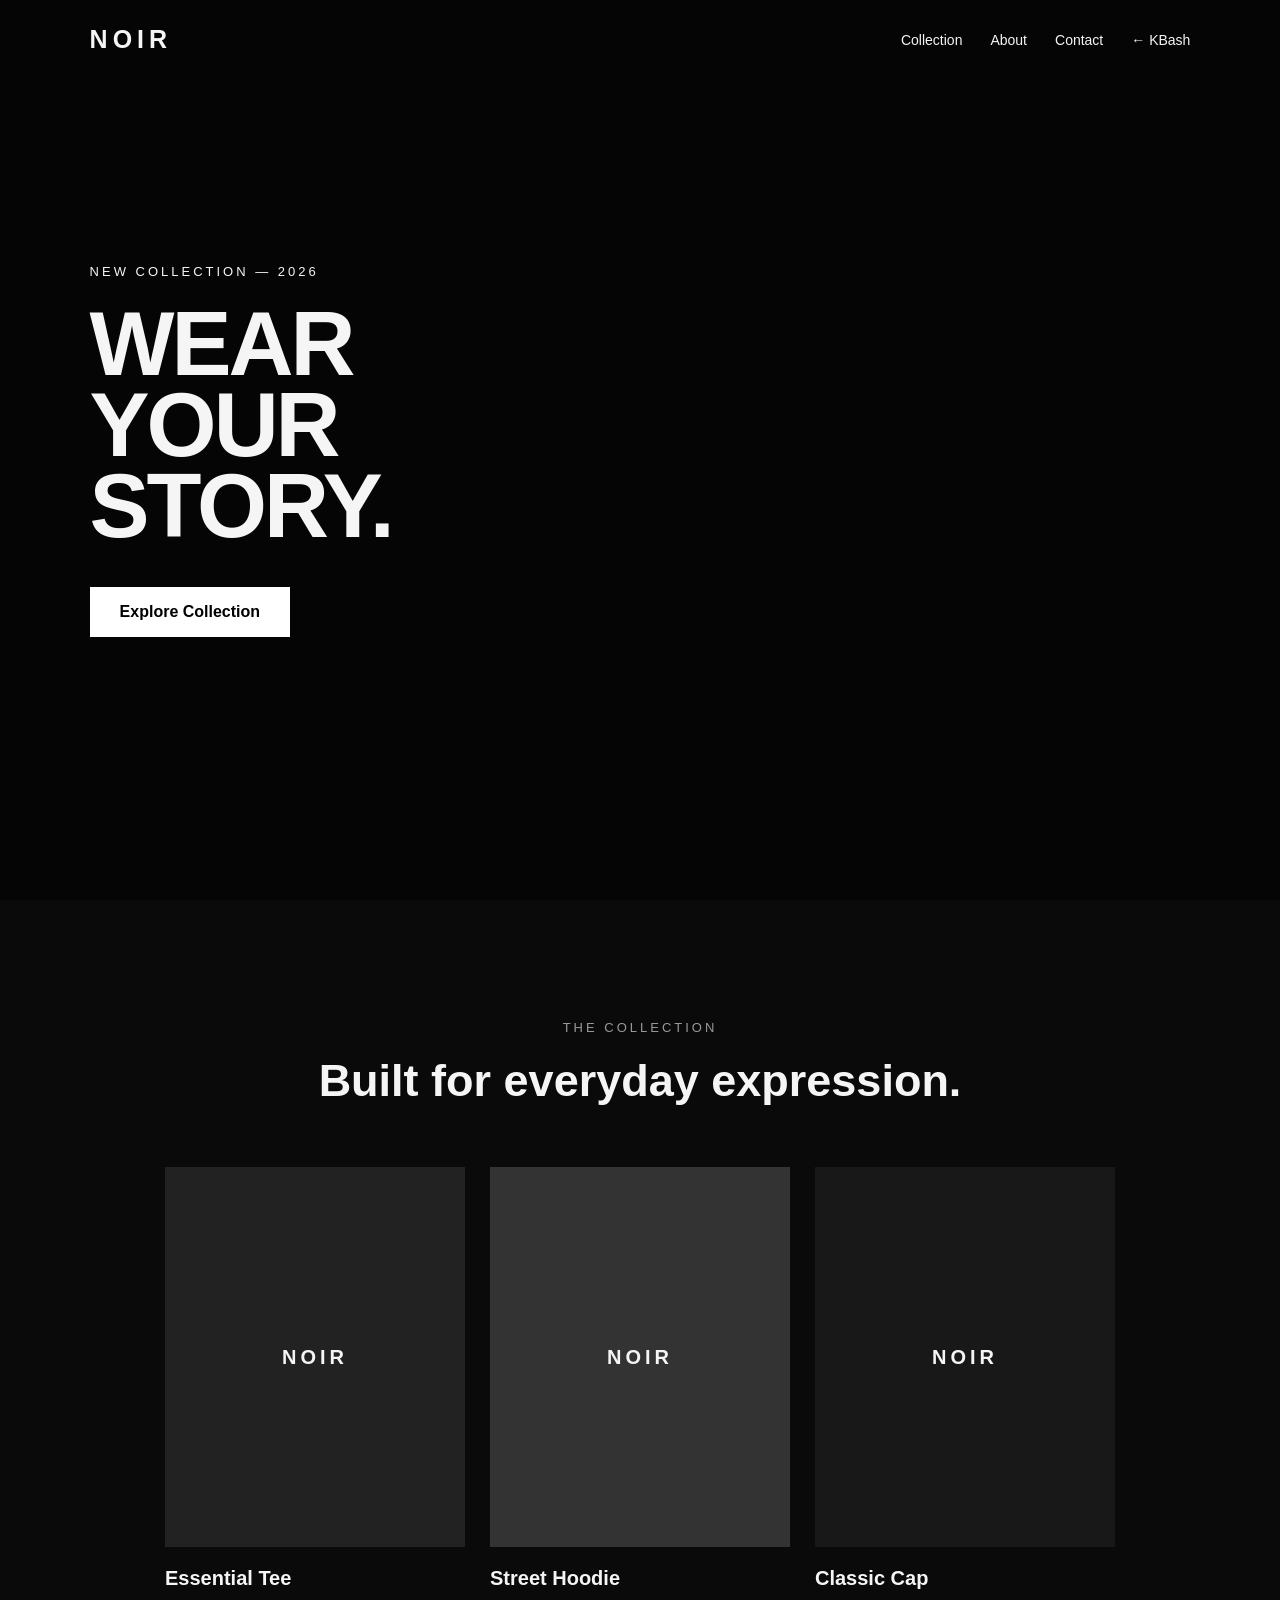
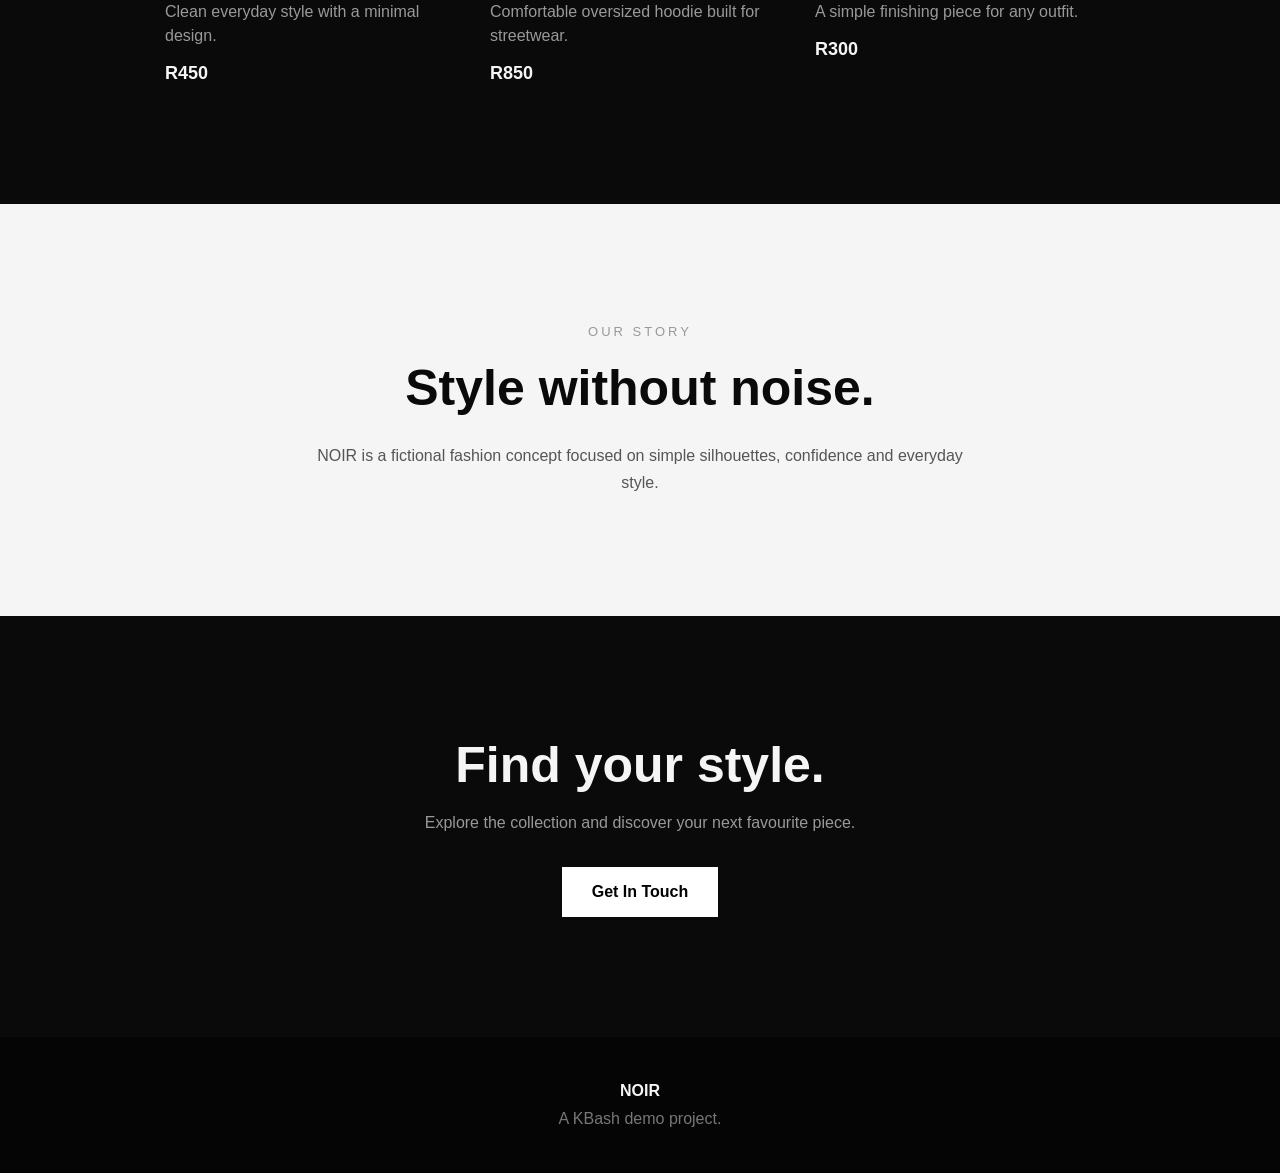
<file: pages/fashion.html>
<!DOCTYPE html>
<html lang="en">

<head>

    <meta charset="UTF-8">

    <meta name="viewport" content="width=device-width, initial-scale=1.0">

    <title>NOIR | Clothing Brand</title>

    <link rel="stylesheet" href="../css/fashion-style.css">

</head>

<body>

    <nav class="fashion-nav">

        <div class="fashion-logo">
            NOIR
        </div>

        <div class="fashion-links">
            <a href="#collection">Collection</a>
            <a href="#about">About</a>
            <a href="#contact">Contact</a>
            <a href="../index.html">← KBash</a>
        </div>

    </nav>


    <header class="fashion-hero">

        <div class="fashion-hero-content">

            <p>NEW COLLECTION — 2026</p>

            <h1>
                WEAR<br>
                YOUR<br>
                STORY.
            </h1>

            <a href="#collection" class="fashion-button">
                Explore Collection
            </a>

        </div>

    </header>


    <section id="collection" class="collection">

        <p class="fashion-label">
            THE COLLECTION
        </p>

        <h2>
            Built for everyday expression.
        </h2>

        <div class="product-container">

            <div class="product-card">

                <div class="product-image product-one">
                    NOIR
                </div>

                <h3>Essential Tee</h3>

                <p>
                    Clean everyday style with a minimal design.
                </p>

                <strong>R450</strong>

            </div>


            <div class="product-card">

                <div class="product-image product-two">
                    NOIR
                </div>

                <h3>Street Hoodie</h3>

                <p>
                    Comfortable oversized hoodie built for streetwear.
                </p>

                <strong>R850</strong>

            </div>


            <div class="product-card">

                <div class="product-image product-three">
                    NOIR
                </div>

                <h3>Classic Cap</h3>

                <p>
                    A simple finishing piece for any outfit.
                </p>

                <strong>R300</strong>

            </div>

        </div>

    </section>


    <section id="about" class="fashion-about">

        <p class="fashion-label">
            OUR STORY
        </p>

        <h2>
            Style without noise.
        </h2>

        <p>
            NOIR is a fictional fashion concept focused on
            simple silhouettes, confidence and everyday style.
        </p>

    </section>


    <section id="contact" class="fashion-contact">

        <h2>
            Find your style.
        </h2>

        <p>
            Explore the collection and discover your next favourite piece.
        </p>

        <a href="mailto:your@email.com" class="fashion-button">
            Get In Touch
        </a>

    </section>


    <footer class="fashion-footer">

        <strong>NOIR</strong>

        <p>
            A KBash demo project.
        </p>

    </footer>

</body>

</html>
</file>
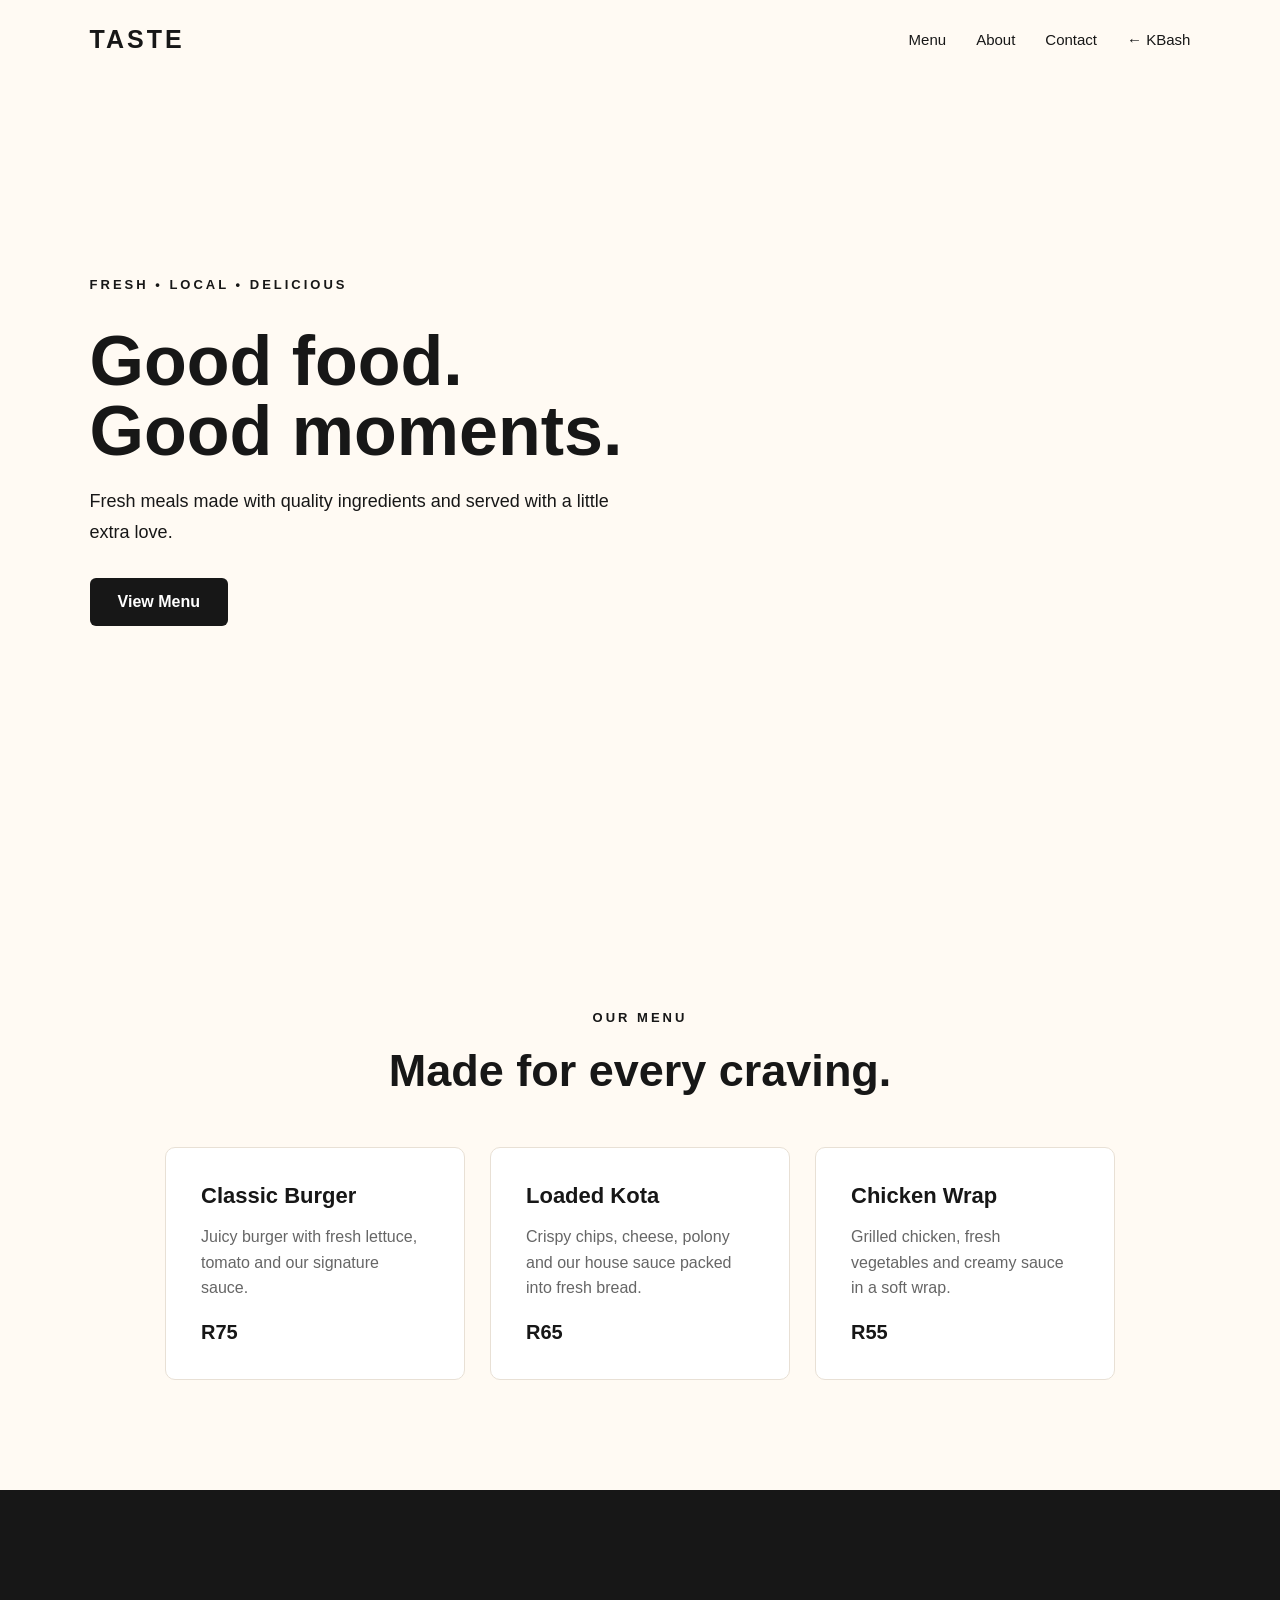
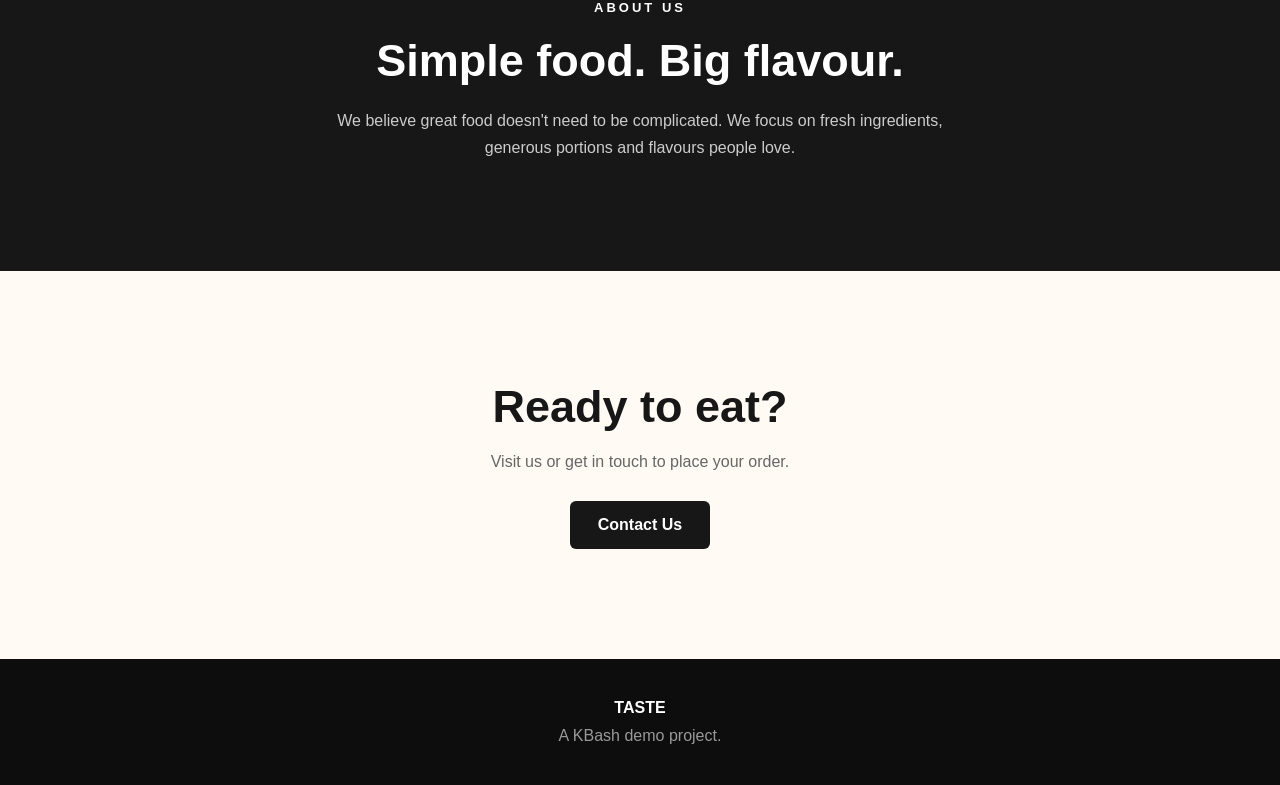
<file: pages/food.html>
<!DOCTYPE html>
<html lang="en">

<head>

    <meta charset="UTF-8">

    <meta name="viewport" content="width=device-width, initial-scale=1.0">

    <title>KBash Food Demo</title>

    <link rel="stylesheet" href="../css/food-style.css">

</head>

<body>

<nav class="food-nav">

    <div class="food-logo">
        TASTE
    </div>

    <div class="food-links">
        <a href="#menu">Menu</a>
        <a href="#about">About</a>
        <a href="#contact">Contact</a>
        <a href="../index.html">← KBash</a>
    </div>

</nav>
        </div>

    </nav>


    <header class="food-hero">

        <div>

            <p class="small-title">
                FRESH • LOCAL • DELICIOUS
            </p>

            <h1>
                Good food.<br>
                Good moments.
            </h1>

            <p>
                Fresh meals made with quality ingredients
                and served with a little extra love.
            </p>

            <a href="#menu" class="food-button">
                View Menu
            </a>

        </div>

    </header>


    <section id="menu" class="food-section">

        <p class="small-title">OUR MENU</p>

        <h2>Made for every craving.</h2>

        <div class="menu-container">

            <div class="menu-card">

                <h3>Classic Burger</h3>

                <p>
                    Juicy burger with fresh lettuce,
                    tomato and our signature sauce.
                </p>

                <strong>R75</strong>

            </div>


            <div class="menu-card">

                <h3>Loaded Kota</h3>

                <p>
                    Crispy chips, cheese, polony and
                    our house sauce packed into fresh bread.
                </p>

                <strong>R65</strong>

            </div>


            <div class="menu-card">

                <h3>Chicken Wrap</h3>

                <p>
                    Grilled chicken, fresh vegetables
                    and creamy sauce in a soft wrap.
                </p>

                <strong>R55</strong>

            </div>

        </div>

    </section>


    <section id="about" class="food-about">

        <p class="small-title">ABOUT US</p>

        <h2>Simple food. Big flavour.</h2>

        <p>
            We believe great food doesn't need to be complicated.
            We focus on fresh ingredients, generous portions
            and flavours people love.
        </p>

    </section>


    <section id="contact" class="food-contact">

        <h2>Ready to eat?</h2>

        <p>
            Visit us or get in touch to place your order.
        </p>

        <a href="mailto:your@email.com" class="food-button">
            Contact Us
        </a>

    </section>


    <footer class="food-footer">

        <strong>TASTE</strong>

        <p>
            A KBash demo project.
        </p>

    </footer>

</body>

</html>
</file>
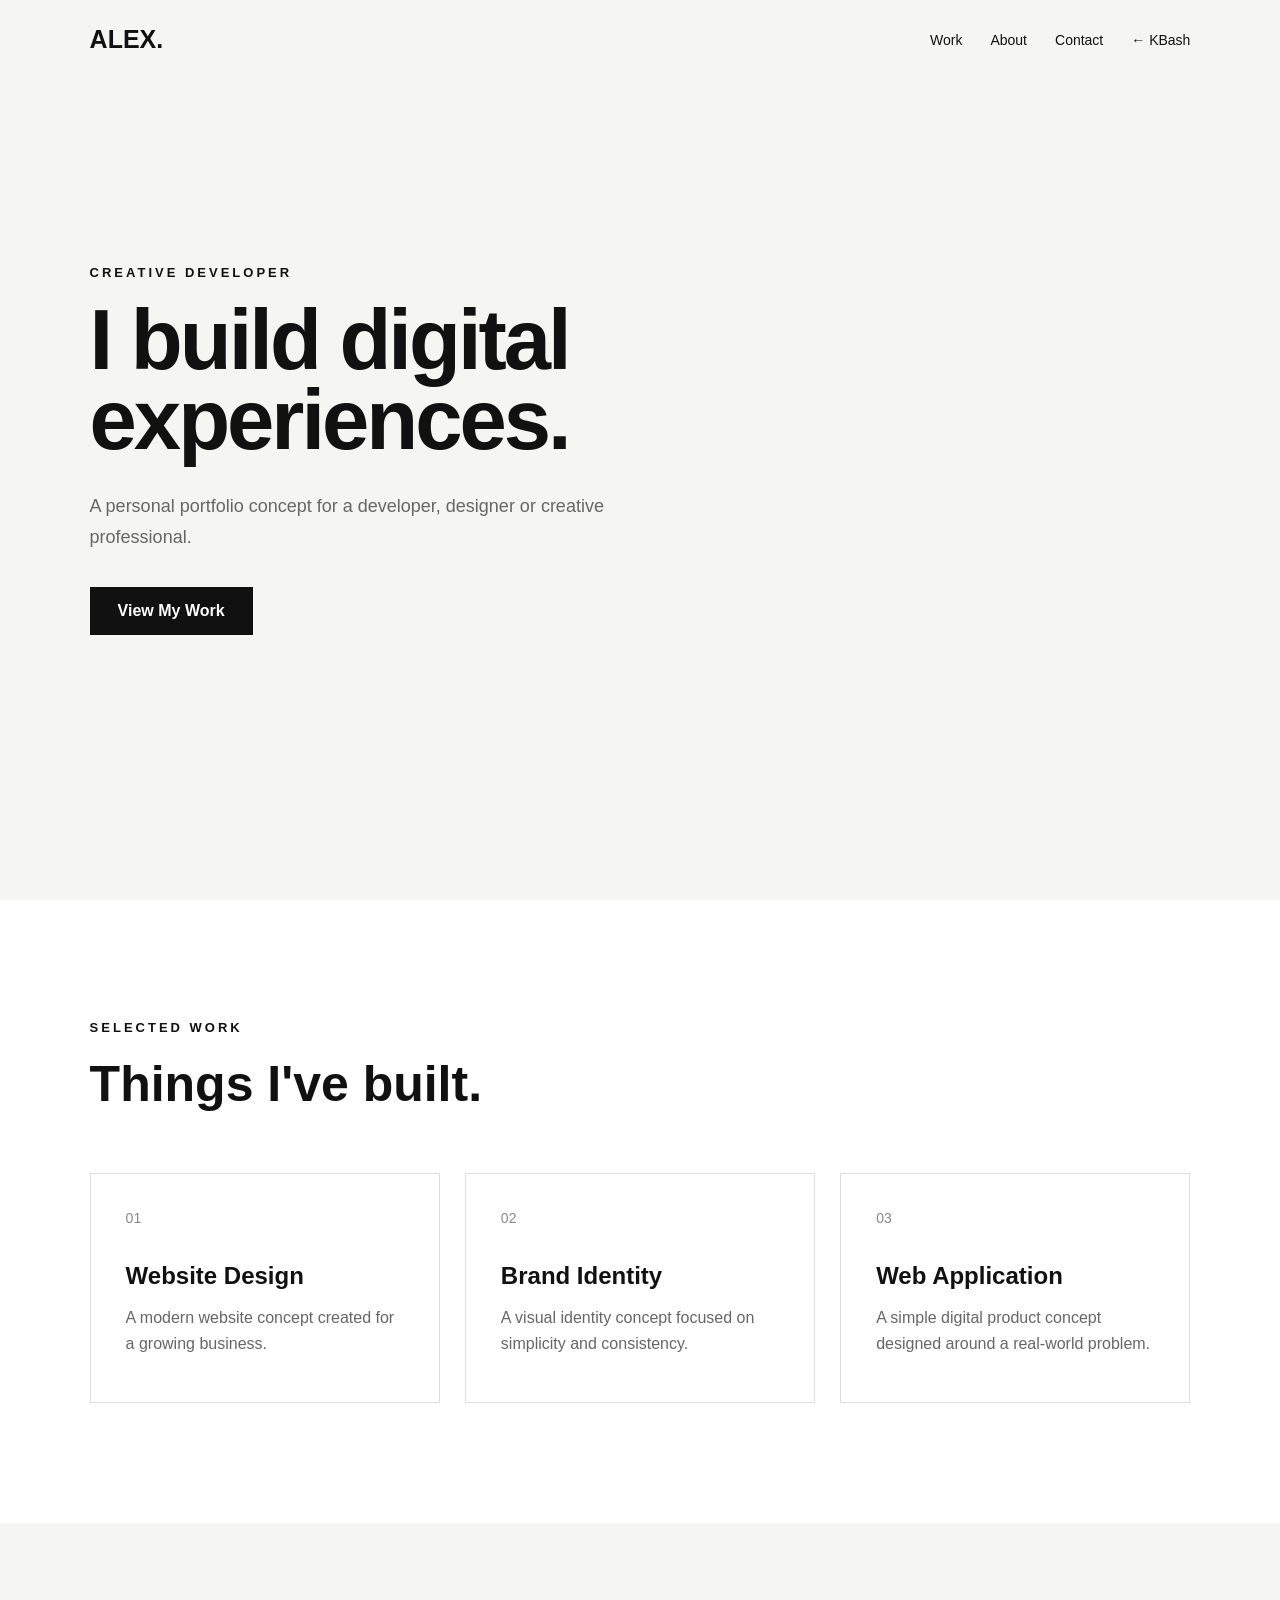
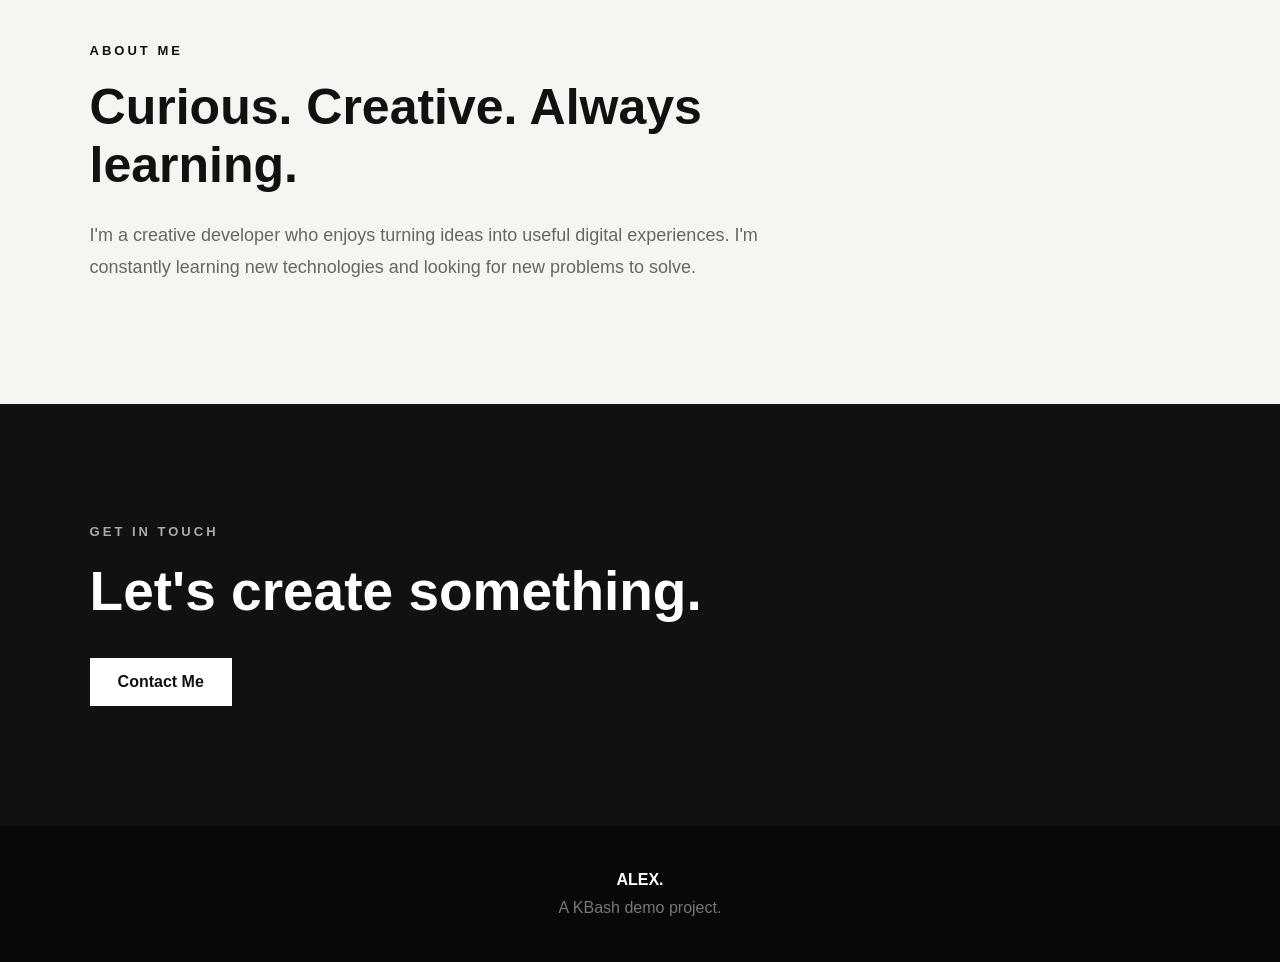
<file: pages/portfolio.html>
<!DOCTYPE html>
<html lang="en">

<head>

    <meta charset="UTF-8">

    <meta name="viewport" content="width=device-width, initial-scale=1.0">

    <title>Alex | Personal Portfolio</title>

    <link rel="stylesheet" href="../css/portfolio-style.css">

</head>

<body>

    <nav class="portfolio-nav">

        <div class="portfolio-logo">
            ALEX.
        </div>

        <div class="portfolio-links">
            <a href="#work">Work</a>
            <a href="#about">About</a>
            <a href="#contact">Contact</a>
            <a href="../index.html">← KBash</a>
        </div>

    </nav>


    <header class="portfolio-hero">

        <p class="portfolio-label">
            CREATIVE DEVELOPER
        </p>

        <h1>
            I build digital<br>
            experiences.
        </h1>

        <p class="portfolio-intro">
            A personal portfolio concept for a developer,
            designer or creative professional.
        </p>

        <a href="#work" class="portfolio-button">
            View My Work
        </a>

    </header>


    <section id="work" class="portfolio-work">

        <p class="portfolio-label">
            SELECTED WORK
        </p>

        <h2>
            Things I've built.
        </h2>

        <div class="portfolio-projects">

            <div class="portfolio-project">
                <span>01</span>
                <h3>Website Design</h3>
                <p>
                    A modern website concept created for a
                    growing business.
                </p>
            </div>


            <div class="portfolio-project">
                <span>02</span>
                <h3>Brand Identity</h3>
                <p>
                    A visual identity concept focused on
                    simplicity and consistency.
                </p>
            </div>


            <div class="portfolio-project">
                <span>03</span>
                <h3>Web Application</h3>
                <p>
                    A simple digital product concept designed
                    around a real-world problem.
                </p>
            </div>

        </div>

    </section>


    <section id="about" class="portfolio-about">

        <p class="portfolio-label">
            ABOUT ME
        </p>

        <h2>
            Curious. Creative. Always learning.
        </h2>

        <p>
            I'm a creative developer who enjoys turning ideas
            into useful digital experiences. I'm constantly
            learning new technologies and looking for new
            problems to solve.
        </p>

    </section>


    <section id="contact" class="portfolio-contact">

        <p class="portfolio-label">
            GET IN TOUCH
        </p>

        <h2>
            Let's create something.
        </h2>

        <a href="mailto:your@email.com" class="portfolio-button">
            Contact Me
        </a>

    </section>


    <footer class="portfolio-footer">

        <strong>ALEX.</strong>

        <p>
            A KBash demo project.
        </p>

    </footer>

</body>

</html>
</file>
<file: css/fashion-style.css>
* {
    margin: 0;
    padding: 0;
    box-sizing: border-box;
}

body {
    font-family: Arial, sans-serif;
    background: #0a0a0a;
    color: #f5f5f5;
}


/* NAVIGATION */

.fashion-nav {
    position: absolute;
    top: 0;
    left: 0;
    width: 100%;
    padding: 25px 7%;
    display: flex;
    justify-content: space-between;
    align-items: center;
    z-index: 10;
}

.fashion-logo {
    font-size: 25px;
    font-weight: bold;
    letter-spacing: 5px;
}

.fashion-links {
    display: flex;
    gap: 28px;
}

.fashion-links a {
    color: #f5f5f5;
    text-decoration: none;
    font-size: 14px;
    transition: 0.3s;
}

.fashion-links a:hover {
    color: #999;
}


/* HERO */

.fashion-hero {
    min-height: 100vh;
    display: flex;
    align-items: center;
    padding: 150px 7%;

    background:
        linear-gradient(rgba(0, 0, 0, 0.55), rgba(0, 0, 0, 0.55)),
        url("https://images.unsplash.com/photo-1445205170230-053b83016050");

    background-size: cover;
    background-position: center;
}

.fashion-hero-content p {
    font-size: 13px;
    letter-spacing: 3px;
    margin-bottom: 25px;
}

.fashion-hero h1 {
    font-size: 90px;
    line-height: 0.9;
    letter-spacing: -3px;
    margin-bottom: 40px;
}

.fashion-button {
    display: inline-block;
    padding: 16px 30px;
    background: white;
    color: black;
    text-decoration: none;
    font-weight: bold;
    transition: 0.3s;
}

.fashion-button:hover {
    background: #cccccc;
    transform: translateY(-4px);
}


/* COLLECTION */

.collection {
    padding: 120px 7%;
    text-align: center;
}

.fashion-label {
    font-size: 13px;
    letter-spacing: 3px;
    color: #999;
    margin-bottom: 20px;
}

.collection h2 {
    font-size: 45px;
    margin-bottom: 60px;
}

.product-container {
    display: flex;
    justify-content: center;
    gap: 25px;
    flex-wrap: wrap;
}

.product-card {
    width: 300px;
    text-align: left;
}

.product-image {
    height: 380px;
    display: flex;
    justify-content: center;
    align-items: center;
    margin-bottom: 20px;

    font-size: 20px;
    letter-spacing: 4px;
    font-weight: bold;
}

.product-one {
    background: #222;
}

.product-two {
    background: #333;
}

.product-three {
    background: #181818;
}

.product-card h3 {
    font-size: 20px;
    margin-bottom: 10px;
}

.product-card p {
    color: #999;
    line-height: 1.5;
    margin-bottom: 15px;
}

.product-card strong {
    font-size: 18px;
}


/* ABOUT */

.fashion-about {
    padding: 120px 7%;
    background: #f5f5f5;
    color: #0a0a0a;
    text-align: center;
}

.fashion-about h2 {
    font-size: 50px;
    margin-bottom: 25px;
}

.fashion-about p:last-child {
    max-width: 650px;
    margin: auto;
    line-height: 1.7;
    color: #555;
}


/* CONTACT */

.fashion-contact {
    padding: 120px 7%;
    text-align: center;
}

.fashion-contact h2 {
    font-size: 50px;
    margin-bottom: 20px;
}

.fashion-contact p {
    color: #999;
    margin-bottom: 35px;
}


/* FOOTER */

.fashion-footer {
    padding: 45px;
    background: #050505;
    text-align: center;
}

.fashion-footer p {
    color: #777;
    margin-top: 10px;
}


/* MOBILE */

@media (max-width: 768px) {

    .fashion-links {
        gap: 10px;
    }

    .fashion-links a {
        font-size: 11px;
    }

    .fashion-hero h1 {
        font-size: 60px;
    }

    .collection h2,
    .fashion-about h2,
    .fashion-contact h2 {
        font-size: 36px;
    }

    .product-card {
        width: 100%;
        max-width: 400px;
    }

}
</file>
<file: css/food-style.css>
* {
    margin: 0;
    padding: 0;
    box-sizing: border-box;
}

body {
    font-family: Arial, sans-serif;
    background: #fffaf3;
    color: #171717;
}


/* NAVIGATION */

.food-nav {
    position: absolute;
    top: 0;
    left: 0;
    width: 100%;
    padding: 25px 7%;
    display: flex;
    justify-content: space-between;
    align-items: center;
    z-index: 10;
}

.food-logo {
    font-size: 25px;
    font-weight: bold;
    letter-spacing: 3px;
}

.food-links {
    display: flex;
    gap: 30px;
}

.food-links a {
    color: #171717;
    text-decoration: none;
    font-size: 15px;
}


/* HERO */

.food-hero {
    min-height: 100vh;
    padding: 150px 7%;
    display: flex;
    align-items: center;

    background:
        linear-gradient(rgba(255, 250, 243, 0.85), rgba(255, 250, 243, 0.85)),
        url("https://images.unsplash.com/photo-1504674900247-0877df9cc836");

    background-size: cover;
    background-position: center;
}

.food-hero h1 {
    font-size: 70px;
    line-height: 1;
    margin: 20px 0;
}

.food-hero p {
    max-width: 550px;
    font-size: 18px;
    line-height: 1.7;
    margin-bottom: 30px;
}

.small-title {
    font-size: 13px !important;
    font-weight: bold;
    letter-spacing: 3px;
}


/* BUTTON */

.food-button {
    display: inline-block;
    padding: 15px 28px;
    background: #171717;
    color: white;
    text-decoration: none;
    border-radius: 6px;
    font-weight: bold;
}


/* MENU */

.food-section {
    padding: 110px 7%;
    text-align: center;
}

.food-section h2 {
    font-size: 45px;
    margin: 20px 0 50px;
}

.menu-container {
    display: flex;
    justify-content: center;
    gap: 25px;
    flex-wrap: wrap;
}

.menu-card {
    width: 300px;
    padding: 35px;
    background: white;
    border: 1px solid #e8e0d5;
    border-radius: 10px;
    text-align: left;
}

.menu-card h3 {
    font-size: 22px;
    margin-bottom: 15px;
}

.menu-card p {
    color: #666;
    line-height: 1.6;
    margin-bottom: 20px;
}

.menu-card strong {
    font-size: 20px;
}


/* ABOUT */

.food-about {
    padding: 110px 7%;
    background: #171717;
    color: white;
    text-align: center;
}

.food-about h2 {
    font-size: 45px;
    margin: 20px 0;
}

.food-about p:last-child {
    max-width: 650px;
    margin: auto;
    color: #cccccc;
    line-height: 1.7;
}


/* CONTACT */

.food-contact {
    padding: 110px 7%;
    text-align: center;
}

.food-contact h2 {
    font-size: 45px;
    margin-bottom: 20px;
}

.food-contact p {
    color: #666;
    margin-bottom: 30px;
}


/* FOOTER */

.food-footer {
    padding: 40px;
    background: #0d0d0d;
    color: white;
    text-align: center;
}

.food-footer p {
    color: #999;
    margin-top: 10px;
}


/* MOBILE */

@media (max-width: 768px) {

    .food-links {
        gap: 12px;
    }

    .food-links a {
        font-size: 12px;
    }

    .food-hero h1 {
        font-size: 48px;
    }

    .food-section h2,
    .food-about h2,
    .food-contact h2 {
        font-size: 36px;
    }

    .menu-card {
        width: 100%;
        max-width: 400px;
    }

}
</file>
<file: css/portfolio-style.css>
* {
    margin: 0;
    padding: 0;
    box-sizing: border-box;
}

body {
    font-family: Arial, sans-serif;
    background: #f5f5f2;
    color: #111;
}


/* NAVIGATION */

.portfolio-nav {
    position: absolute;
    top: 0;
    left: 0;
    width: 100%;
    padding: 25px 7%;
    display: flex;
    justify-content: space-between;
    align-items: center;
}

.portfolio-logo {
    font-size: 25px;
    font-weight: bold;
}

.portfolio-links {
    display: flex;
    gap: 28px;
}

.portfolio-links a {
    color: #111;
    text-decoration: none;
    font-size: 14px;
}


/* HERO */

.portfolio-hero {
    min-height: 100vh;
    padding: 150px 7%;
    display: flex;
    flex-direction: column;
    justify-content: center;
}

.portfolio-label {
    font-size: 13px;
    letter-spacing: 3px;
    font-weight: bold;
    margin-bottom: 20px;
}

.portfolio-hero h1 {
    font-size: 85px;
    line-height: 0.95;
    letter-spacing: -3px;
    margin-bottom: 30px;
}

.portfolio-intro {
    max-width: 600px;
    color: #666;
    font-size: 18px;
    line-height: 1.7;
    margin-bottom: 35px;
}

.portfolio-button {
    display: inline-block;
    width: fit-content;
    padding: 15px 28px;
    background: #111;
    color: white;
    text-decoration: none;
    font-weight: bold;
}


/* WORK */

.portfolio-work {
    padding: 120px 7%;
    background: white;
}

.portfolio-work h2 {
    font-size: 50px;
    margin-bottom: 60px;
}

.portfolio-projects {
    display: grid;
    grid-template-columns: repeat(3, 1fr);
    gap: 25px;
}

.portfolio-project {
    padding: 35px;
    border: 1px solid #ddd;
    min-height: 230px;
}

.portfolio-project span {
    color: #888;
    font-size: 14px;
}

.portfolio-project h3 {
    font-size: 24px;
    margin: 35px 0 15px;
}

.portfolio-project p {
    color: #666;
    line-height: 1.6;
}


/* ABOUT */

.portfolio-about {
    padding: 120px 7%;
    max-width: 1000px;
}

.portfolio-about h2 {
    font-size: 50px;
    margin-bottom: 25px;
}

.portfolio-about p:last-child {
    max-width: 700px;
    color: #666;
    font-size: 18px;
    line-height: 1.8;
}


/* CONTACT */

.portfolio-contact {
    padding: 120px 7%;
    background: #111;
    color: white;
}

.portfolio-contact h2 {
    font-size: 55px;
    margin-bottom: 35px;
}

.portfolio-contact .portfolio-label {
    color: #aaa;
}

.portfolio-contact .portfolio-button {
    background: white;
    color: #111;
}


/* FOOTER */

.portfolio-footer {
    padding: 45px;
    background: #080808;
    color: white;
    text-align: center;
}

.portfolio-footer p {
    color: #777;
    margin-top: 10px;
}


/* MOBILE */

@media (max-width: 768px) {

    .portfolio-links {
        gap: 10px;
    }

    .portfolio-links a {
        font-size: 11px;
    }

    .portfolio-hero h1 {
        font-size: 55px;
    }

    .portfolio-work h2,
    .portfolio-about h2,
    .portfolio-contact h2 {
        font-size: 38px;
    }

    .portfolio-projects {
        grid-template-columns: 1fr;
    }

}
</file>
